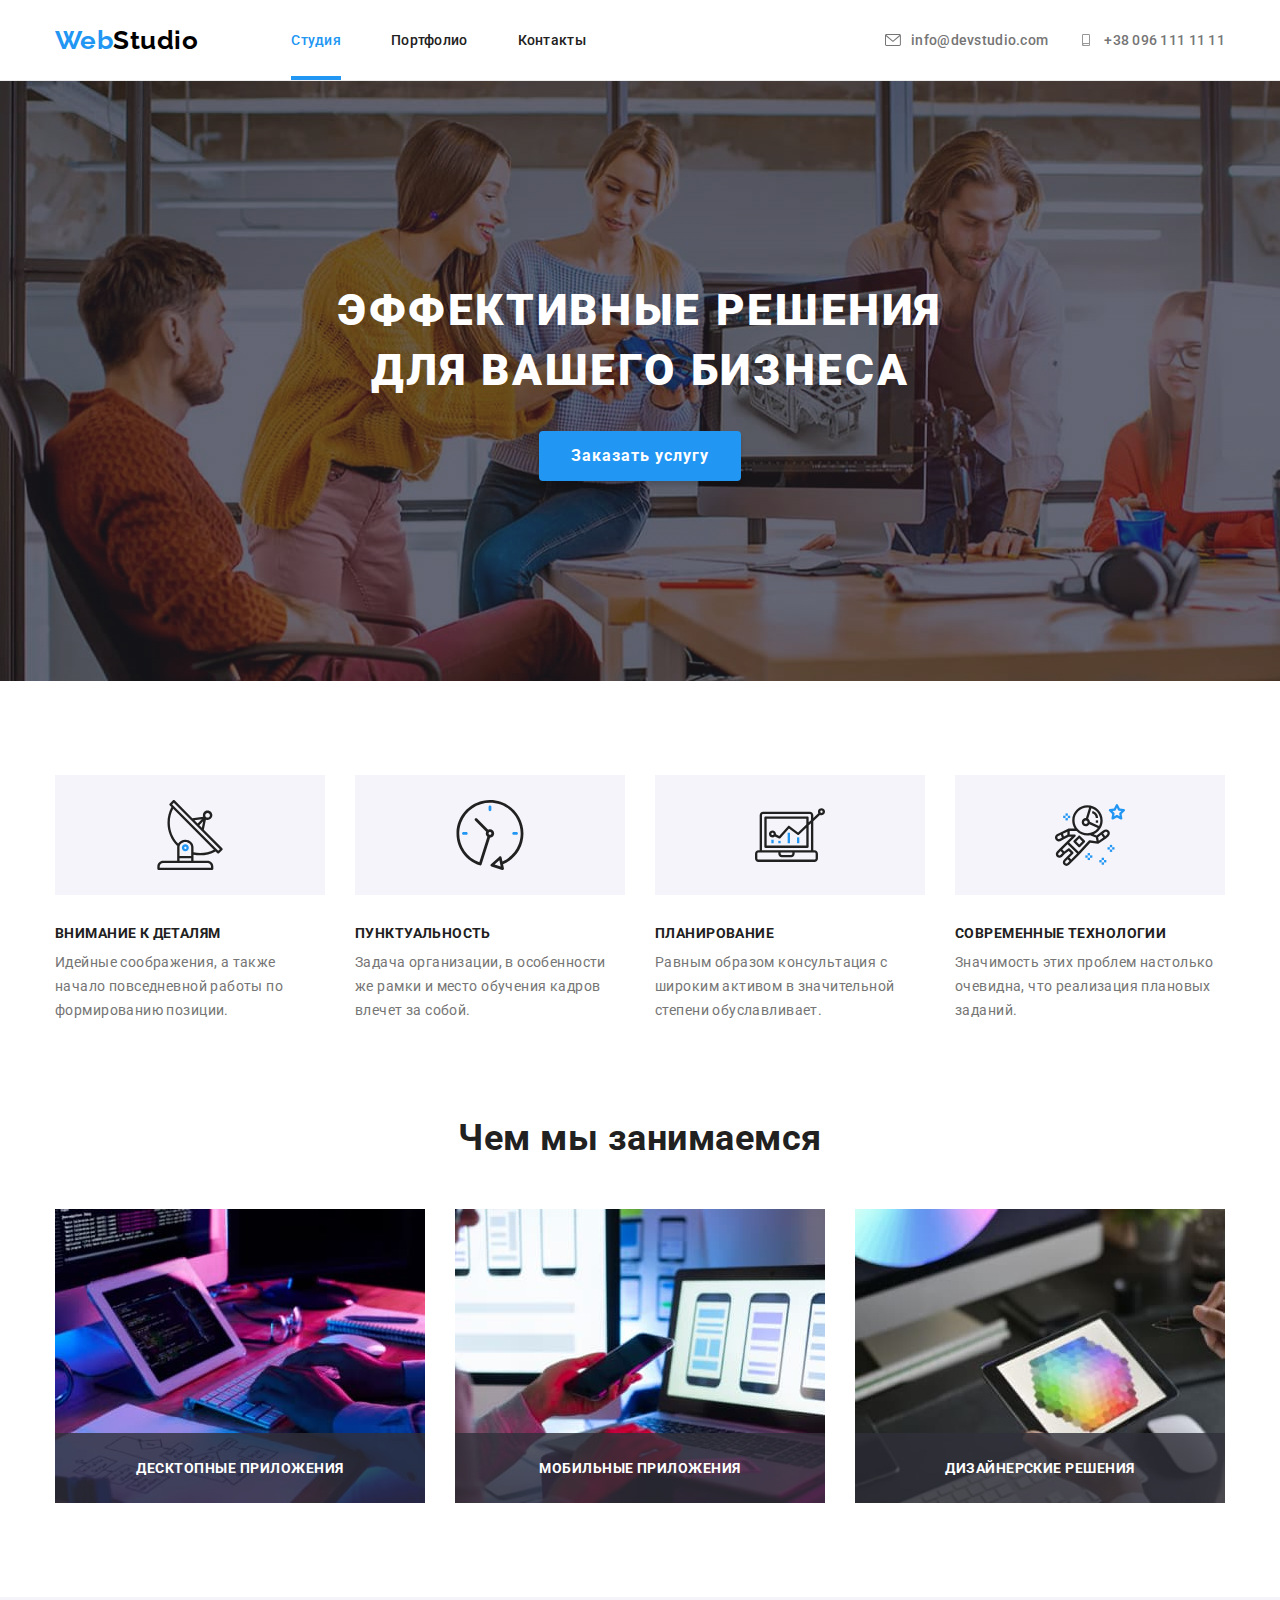
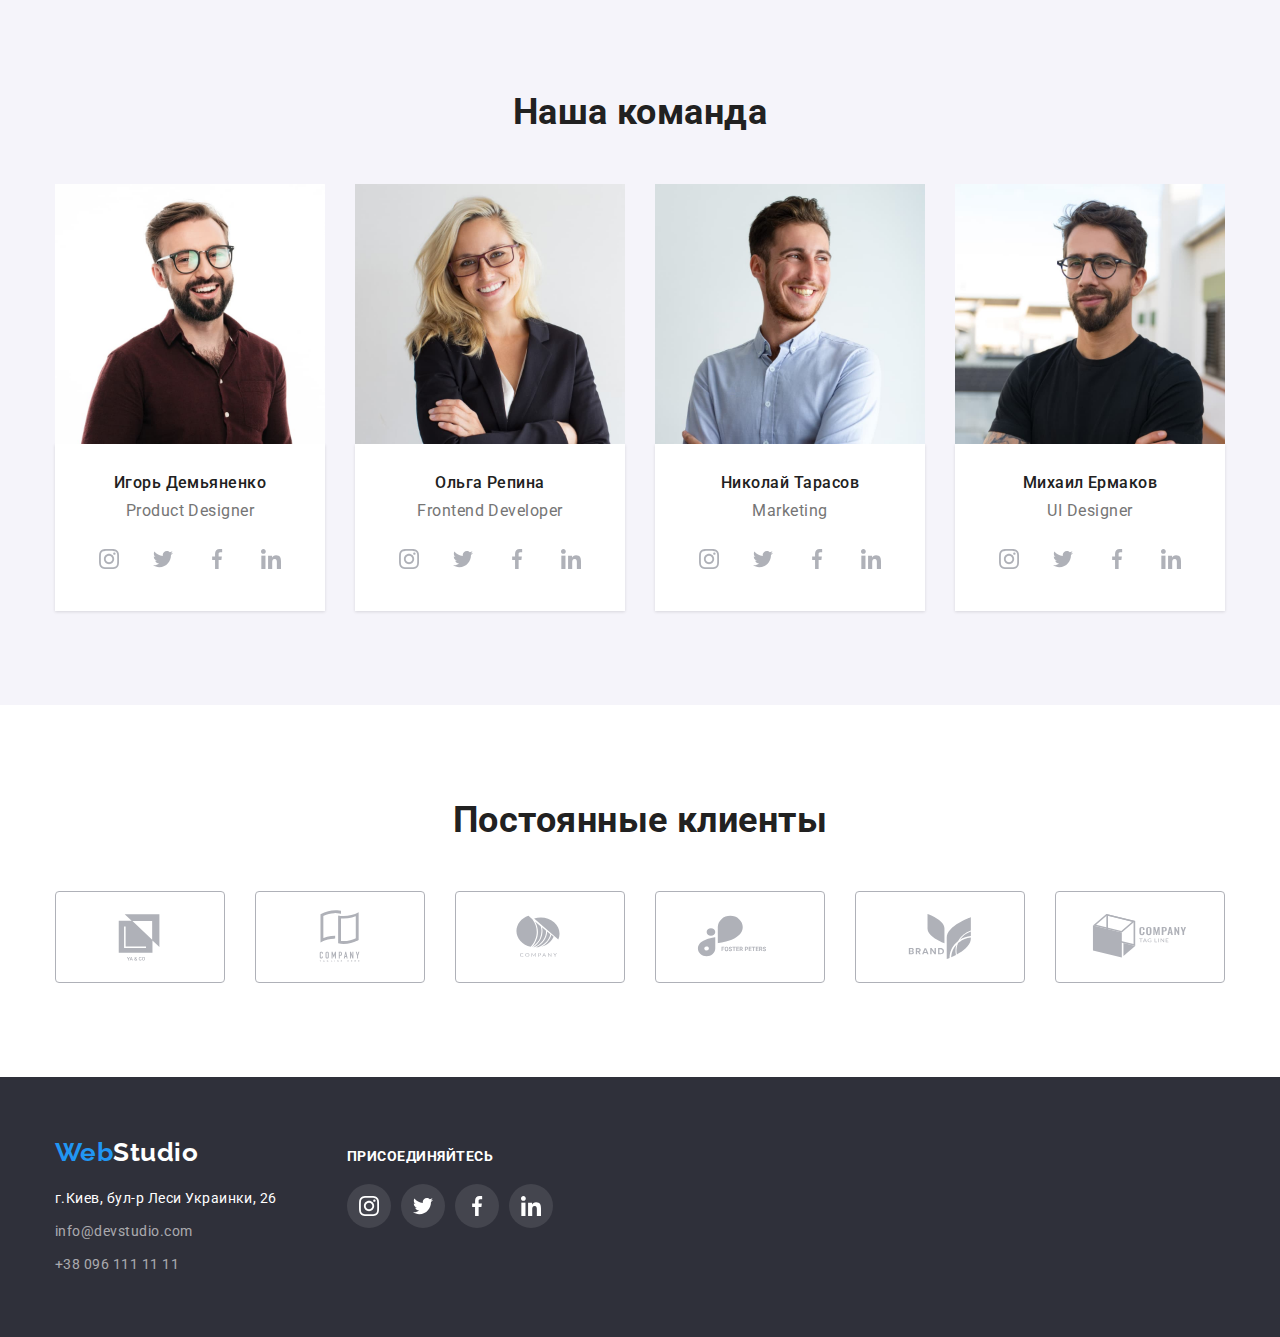
<file: index.html>
<!DOCTYPE html>

<html lang="ru">

<head>
    <meta charset="UTF-8">
    <meta http-equiv="X-UA-Compatible" content="IE=edge">
    <meta name="viewport" content="width=device-width, initial-scale=1.0">
    <title>Студия</title>
    <link rel="preconnect" href="https://fonts.googleapis.com">
    <link rel="preconnect" href="https://fonts.gstatic.com" crossorigin>
    <link href="https://fonts.googleapis.com/css2?family=Raleway:wght@700&family=Roboto:wght@400;500;700;900&display=swap"
        rel="stylesheet">
    <link rel="stylesheet" href="https://cdnjs.cloudflare.com/ajax/libs/modern-normalize/1.1.0/modern-normalize.min.css">
    <link rel="stylesheet" href="./css/styles.css">
</head>

<body>

    <!-- ================= Шапка ================ -->
    <header class="header">
        <div class="header-container container">

            <!-- Навигация -->
            <nav class="nav">
                <a href="./index.html" class="logo link"><span class="accent">Web</span>Studio</a>
                <ul class="site-nav list">
                    <li class="list-item"><a class="link current" href="./index.html">Студия</a></li>
                    <li class="list-item"><a class="link" href="./portfolio.html">Портфолио</a></li>
                    <li class="list-item"><a class="link" href="./contacts.html">Контакты</a></li>
                </ul>
            </nav>

            <!-- Контакты в Шапке -->
            <ul class="header-contact list">
                <li class="list-item">
                    <a href="mailto:info@devstudio.com" class="header-contact-link link" aria-label="email contact">
                        <svg class="contact-link-thumb" width="16" height="12">
                            <use href="./images/icons.svg#icon-envelope"></use>
                        </svg>
                        info@devstudio.com
                    </a>
                </li>

                <li class="list-item">
                    <a href="tel:+380961111111" class="header-contact-link link" aria-label="phone contact">
                        <svg class="contact-link-thumb" width="16" height="12">
                            <use href="./images/icons.svg#icon-smartphone"></use>
                        </svg>
                        +38 096 111 11 11</a>
                </li>           
            </ul>

        </div>
    </header>
    <!-- =============== Конец Шапка ============== -->

    <main>
        <!--================ Герой ===================-->
        <section class="section-hero">
            <div class="container">
                <h1 class="hero-title">Эффективные решения для вашего бизнеса</h1>
                <button type="button" class="modal-btn button" data-modal-open>Заказать услугу</button>
            </div>
        </section>
        <!--============== Конец Герой ==============-->

        <!--============== Преимущества ==============-->
        <section class="section-feature section">
            <div class="container">
                <h2 class="visually-hidden">Преимущества</h2>
                <ul class="feature-list list">
                    <li class="feature-list-item">
                        <div class="feature-thumb">
                            <svg width="70" height="70">
                                <use href="./images/icons.svg#icon-feature1"></use>
                            </svg>
                        </div>
                        <h3 class="feature-title title">Внимание к деталям</h3>
                        <p class="feature-paragraf">Идейные соображения, а также начало повседневной работы по формированию позиции.</p>
                    </li>
                
                    <li class="feature-list-item">
                        <div class="feature-thumb">
                            <svg width="70" height="70">
                                <use href="./images/icons.svg#icon-feature2"></use>
                            </svg>
                        </div>
                        <h3 class="feature-title title">Пунктуальность</h3>
                        <p class="feature-paragraf">Задача организации, в особенности же рамки и место обучения кадров влечет за собой.</p>
                    </li>
                
                    <li class="feature-list-item">
                        <div class="feature-thumb">
                            <svg width="70" height="70">
                                <use href="./images/icons.svg#icon-feature3"></use>
                            </svg>
                        </div>
                        <h3 class="feature-title title">Планирование</h3>
                        <p class="feature-paragraf">Равным образом консультация с широким активом в значительной степени обуславливает.</p>
                    </li>
                
                    <li class="feature-list-item">
                        <div class="feature-thumb">
                            <svg width="70" height="70">
                                <use href="./images/icons.svg#icon-feature4"></use>
                            </svg>
                        </div>
                        <h3 class="feature-title title">Современные технологии</h3>
                        <p class="feature-paragraf">Значимость этих проблем настолько очевидна, что реализация плановых заданий.</p>
                    </li>
                </ul>
            </div>
        </section>
        <!--============ Конец Преимущества ============-->

        <!--=========== Чем мы занимаемся =============-->
        <section class="section-opportunity section">
            <div class="container">
                <h2 class="opportunity-title title">Чем мы занимаемся</h2>
                <ul class="opportunity-list list">
                    <li class="opportunity-list-item">
                        <div class="opportunity-item-wrapper">
                            <h3 class="opportunity-item-overlay title">Десктопные приложения</h3>
                            <img src="./images/box_1.jpg" alt="Десктопные приложения" width="370">
                        </div>
                    </li>

                    <li class="opportunity-list-item">
                        <div class="opportunity-item-wrapper">
                            <h3 class="opportunity-item-overlay title">Мобильные приложения</h3>
                            <img src="./images/box_2.jpg" alt="Мобильные приложения" width="370">
                        </div>
                    </li>

                    <li class="opportunity-list-item">
                        <div class="opportunity-item-wrapper">
                            <h3 class="opportunity-item-overlay title">Дизайнерские решения</h3>
                            <img src="./images/box_3.jpg" alt="Дизайнерские решения" width="370">
                        </div>
                    </li>
                </ul>
            </div>
        </section>
        <!--======== Конец Чем мы занимаемся =========-->

        <!--============ Наша команда ================-->
        <section class="section-team section">
            <div class="container">
                <h2 class="team-title title">Наша команда</h2>
                <ul class="team-list list">

                    <li class="team-card">
                        <img src="./images/team_card_1.jpg" alt="Проектировщик" width="270">
                        <div class="team-card-content">
                            <h3 class="team-persona title">Игорь Демьяненко</h3>
                            <p class="team-profession">Product Designer</p>
                            <ul class="team-social-list list">
                                        
                                <li class="team-social-item">
                                    <a class="team-social-item-link link team-social-item-instagram" href="" aria-label="instagram icon">
                                        <svg class="team-social-icon" width="20" height="20">
                                            <use href="./images/icons.svg#icon-instagram"></use>
                                        </svg>
                                    </a>
                                </li>
                                        
                                <li class="team-social-item">
                                    <a class="team-social-item-link link team-social-item-instagram" href="" aria-label="twitter icon">
                                        <svg class="team-social-icon" width="20" height="20">
                                            <use href="./images/icons.svg#icon-twitter"></use>
                                        </svg>
                                    </a>
                                </li>
                                    
                                <li class="team-social-item">
                                    <a class="team-social-item-link link team-social-item-facebook" href="" aria-label="twitter icon">
                                        <svg class="team-social-icon" width="20" height="20">
                                            <use href="./images/icons.svg#icon-facebook"></use>
                                        </svg>
                                    </a>
                                </li>
                                        
                                <li class="team-social-item">
                                    <a class="team-social-item-link link team-social-item-linkedin" href="" aria-label="twitter icon">
                                        <svg class="team-social-icon" width="20" height="20">
                                            <use href="./images/icons.svg#icon-linkedin"></use>
                                        </svg>
                                    </a>
                                </li>
                            </ul>
                        </div>
                    </li>
                
                    <li class="team-card">
                        <img src="./images/team_card_2.jpg" alt="Разработчик" width="270">
                        <div class="team-card-content">
                            <h3 class="team-persona title">Ольга Репина</h3>
                            <p class="team-profession">Frontend Developer</p>
                            <ul class="team-social-list list">
                                
                                <li class="team-social-item">
                                    <a class="team-social-item-link link team-social-item-instagram" href="" aria-label="instagram icon">
                                        <svg class="team-social-icon" width="20" height="20">
                                            <use href="./images/icons.svg#icon-instagram"></use>
                                        </svg>
                                    </a>
                                </li>
                        
                                <li class="team-social-item">
                                    <a class="team-social-item-link link team-social-item-instagram" href="" aria-label="twitter icon">
                                        <svg class="team-social-icon" width="20" height="20">
                                            <use href="./images/icons.svg#icon-twitter"></use>
                                        </svg>
                                    </a>
                                </li>
                                
                                <li class="team-social-item">
                                    <a class="team-social-item-link link team-social-item-facebook" href="" aria-label="twitter icon">
                                        <svg class="team-social-icon" width="20" height="20">
                                            <use href="./images/icons.svg#icon-facebook"></use>
                                        </svg>
                                    </a>
                                </li>
                        
                                <li class="team-social-item">
                                    <a class="team-social-item-link link team-social-item-linkedin" href="" aria-label="twitter icon">
                                        <svg class="team-social-icon" width="20" height="20">
                                            <use href="./images/icons.svg#icon-linkedin"></use>
                                        </svg>
                                    </a>
                                </li>
                            </ul>
                        </div>
                    </li>
                
                    <li class="team-card">
                        <img src="./images/team_card_3.jpg" alt="Маркетолог" width="270">
                        <div class="team-card-content">
                            <h3 class="team-persona title">Николай Тарасов</h3>
                            <p class="team-profession">Marketing</p>
                            <ul class="team-social-list list">
                        
                                <li class="team-social-item">
                                    <a class="team-social-item-link link team-social-item-instagram" href="" aria-label="instagram icon">
                                        <svg class="team-social-icon" width="20" height="20">
                                            <use href="./images/icons.svg#icon-instagram"></use>
                                        </svg>
                                    </a>
                                </li>
                        
                                <li class="team-social-item">
                                    <a class="team-social-item-link link team-social-item-instagram" href="" aria-label="twitter icon">
                                        <svg class="team-social-icon" width="20" height="20">
                                            <use href="./images/icons.svg#icon-twitter"></use>
                                        </svg>
                                    </a>
                                </li>
                        
                                <li class="team-social-item">
                                    <a class="team-social-item-link link team-social-item-facebook" href="" aria-label="twitter icon">
                                        <svg class="team-social-icon" width="20" height="20">
                                            <use href="./images/icons.svg#icon-facebook"></use>
                                        </svg>
                                    </a>
                                </li>
                        
                                <li class="team-social-item">
                                    <a class="team-social-item-link link team-social-item-linkedin" href="" aria-label="twitter icon">
                                        <svg class="team-social-icon" width="20" height="20">
                                            <use href="./images/icons.svg#icon-linkedin"></use>
                                        </svg>
                                    </a>
                                </li>
                            </ul>
                        </div>
                    </li>
                
                    <li class="team-card">
                        <img src="./images/team_card_4.jpg" alt="Дизайнер" width="270">
                        <div class="team-card-content">
                            <h3 class="team-persona title">Михаил Ермаков</h3>
                            <p class="team-profession">UI Designer</p>
                            <ul class="team-social-list list">
                        
                                <li class="team-social-item">
                                    <a class="team-social-item-link link team-social-item-instagram" href="" aria-label="instagram icon">
                                        <svg class="team-social-icon" width="20" height="20">
                                            <use href="./images/icons.svg#icon-instagram"></use>
                                        </svg>
                                    </a>
                                </li>
                        
                                <li class="team-social-item">
                                    <a class="team-social-item-link link team-social-item-instagram" href="" aria-label="twitter icon">
                                        <svg class="team-social-icon" width="20" height="20">
                                            <use href="./images/icons.svg#icon-twitter"></use>
                                        </svg>
                                    </a>
                                </li>
                        
                                <li class="team-social-item">
                                    <a class="team-social-item-link link team-social-item-facebook" href="" aria-label="twitter icon">
                                        <svg class="team-social-icon" width="20" height="20">
                                            <use href="./images/icons.svg#icon-facebook"></use>
                                        </svg>
                                    </a>
                                </li>
                        
                                <li class="team-social-item">
                                    <a class="team-social-item-link link team-social-item-linkedin" href="" aria-label="twitter icon">
                                        <svg class="team-social-icon" width="20" height="20">
                                            <use href="./images/icons.svg#icon-linkedin"></use>
                                        </svg>
                                    </a>
                                </li>
                            </ul>
                        </div>
                    </li>
                </ul>
            </div>
        </section>
        <!--========== Конец Наша команда =============-->

        <!--========== Постоянные клиенты =============-->
        <section class="section-client section">
            <div class="container">
                <h2 class="client-title title">Постоянные клиенты</h2>
                <ul class="client-list list">
                    <li class="client-list-item">
                        <a class="client-item-link link"  href="">
                            <svg class="client-item-icon" width="106" height="60">
                                <use href="./images/icons.svg#icon-company1"></use>
                            </svg>
                        </a> 
                    </li>

                    <li class="client-list-item">
                        <a class="client-item-link link"  href="">
                            <svg class="client-item-icon" width="106" height="60">
                                <use href="./images/icons.svg#icon-company2"></use>
                            </svg>
                        </a> 
                    </li>

                    <li class="client-list-item">
                        <a class="client-item-link link"  href="">
                            <svg class="client-item-icon" width="106" height="60">
                                <use href="./images/icons.svg#icon-company3"></use>
                            </svg>
                        </a> 
                    </li>

                    <li class="client-list-item">
                        <a class="client-item-link link"  href="">
                            <svg class="client-item-icon" width="106" height="60">
                                <use href="./images/icons.svg#icon-company4"></use>
                            </svg>
                        </a> 
                    </li>
                    
                    <li class="client-list-item">
                        <a class="client-item-link link"  href="">
                            <svg class="client-item-icon" width="106" height="60">
                                <use href="./images/icons.svg#icon-company5"></use>
                            </svg>
                        </a> 
                    </li>

                    <li class="client-list-item">
                        <a class="client-item-link link"  href="">
                            <svg class="client-item-icon" width="106" height="60">
                                <use href="./images/icons.svg#icon-company6"></use>
                            </svg>
                        </a> 
                    </li>
                </ul>
            </div>
        </section>
        <!--======= Конец Постоянные клиенты ==========-->

    </main>

    <!--=================== Подвал ====================-->
    <footer class="footer">
        <div class="footer-container container">
            <!-- =============== Адрес ============== -->
            <div class="address">
                <a href="./index.html" class="logo link"><span class="accent">Web</span>Studio</a>
                <address class="footer-contact">
                    <ul class="list">
                        <li class="list-item">
                            <a class="link" href="https://goo.gl/maps/2K6fqJcFHeFauVWUA" target="_blank"
                                rel="noopener noreferrer">г.Киев, бул-р Леси Украинки, 26</a>
                        </li>

                        <li class="list-item">
                            <a class="link link-dark" href="mailto:info@devstudio.com">info@devstudio.com</a>
                        </li>

                        <li class="list-item">
                            <a class="link link-dark" href="tel:+380961111111">+38 096 111 11 11</a>
                        </li>
                    </ul>
                </address>
            </div>
            <!-- ============ Конец Адрес ============ -->

            <!-- ============== Соц.сети ============= -->
            <div class="footer-social">
                <p class="footer-social-paragraf">Присоединяйтесь</p>
                <ul class="footer-social-list list">

                    <li class="footer-social-item">
                        <a class="footer-social-link link" href="" aria-label="instagram icon">
                            <svg class="footer-social-icon" width="20" height="20">
                                <use href="./images/icons.svg#icon-instagram"></use>
                            </svg>
                        </a>
                    </li>

                    <li class="footer-social-item">
                        <a class="footer-social-link link" href="" aria-label="twitter icon">
                            <svg class="footer-social-icon" width="20" height="20">
                                <use href="./images/icons.svg#icon-twitter"></use>
                            </svg>
                        </a>
                    </li>

                    <li class="footer-social-item">
                        <a class="footer-social-link link" href="" aria-label="facebook icon">
                            <svg class="footer-social-icon" width="20" height="20">
                                <use href="./images/icons.svg#icon-facebook"></use>
                            </svg>
                        </a>
                    </li>

                    <li class="footer-social-item">
                        <a class="footer-social-link link" href="" aria-label="linkedin icon">
                            <svg class="footer-social-icon" width="20" height="20">
                                <use href="./images/icons.svg#icon-linkedin"></use>
                            </svg>
                        </a>
                    </li>
                </ul>

            </div>
            <!-- =========== Конец Соц.сети ========== -->
        </div>
    </footer>
    <!--================= Конец Подвал ================-->

    <!-- =============== Модальное окно ============== -->
    <div class="backdrop is-hidden" data-modal>
        <div class="modal">
            <button class="close-btn" type="button" data-modal-close>
                <svg class="close-btn-icon" width="18" height="18">
                    <use href="./images/icons.svg#icon-close"></use>
                </svg>
            </button>
        </div>
    </div>
    <!-- ============ Конец Модальное окно ============-->

    <!-- ========== Скрипт для модального окна ========-->
    <script src="./js/modal.js"></script>

</body>
</html>
</file>
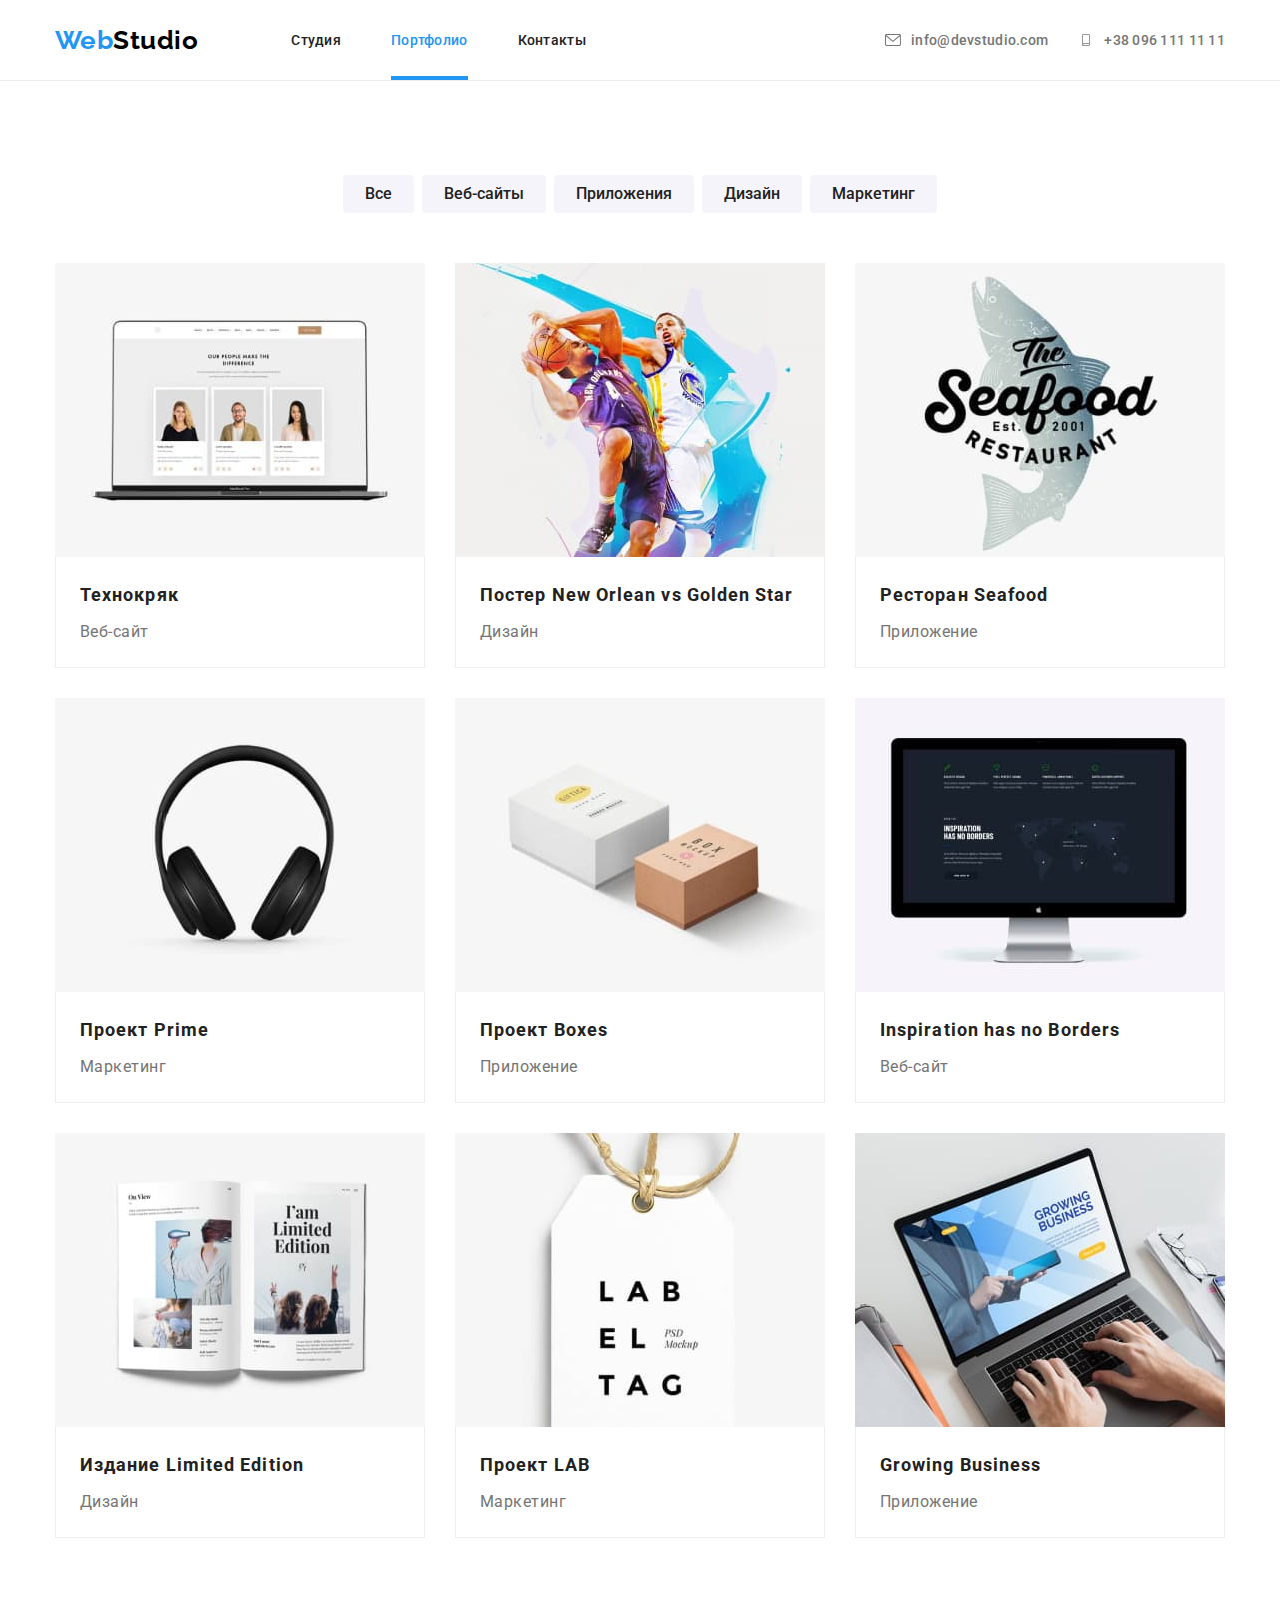
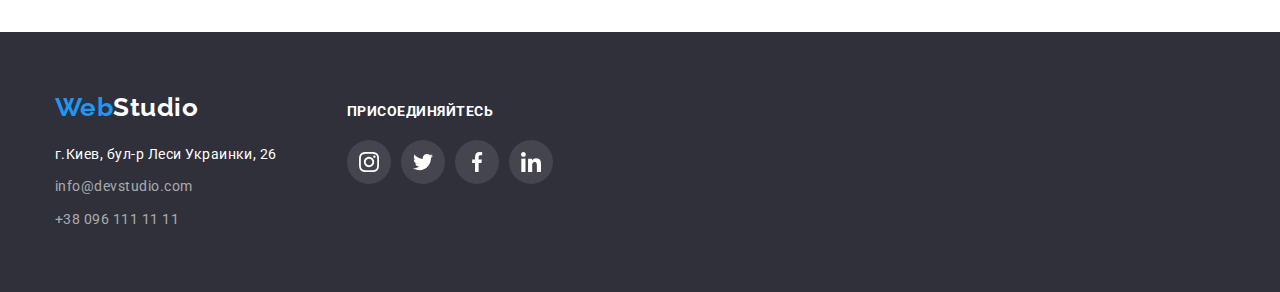
<file: portfolio.html>
<!DOCTYPE html>

<html lang="ru">

<head>
    <meta charset="UTF-8">
    <meta http-equiv="X-UA-Compatible" content="IE=edge">
    <meta name="viewport" content="width=device-width, initial-scale=1.0">
    <title>Портфолио</title>
    <link rel="preconnect" href="https://fonts.googleapis.com">
    <link rel="preconnect" href="https://fonts.gstatic.com" crossorigin>
    <link href="https://fonts.googleapis.com/css2?family=Raleway:wght@700&family=Roboto:wght@400;500;700;900&display=swap"
        rel="stylesheet">
    <link rel="stylesheet" href="https://cdnjs.cloudflare.com/ajax/libs/modern-normalize/1.1.0/modern-normalize.min.css">
    <link rel="stylesheet" href="./css/styles.css">
</head>

<body>

    <!-- ================= Шапка ================ -->
    <header class="header">
        <div class="container header-container">
    
            <!-- Навигация -->
            <nav class="nav">
                <a href="./index.html" class="logo link"><span class="accent">Web</span>Studio</a>
                <ul class="site-nav list">
                    <li class="list-item"><a class="link" href="./index.html">Студия</a></li>
                    <li class="list-item"><a class="link current" href="./portfolio.html">Портфолио</a></li>
                    <li class="list-item"><a class="link" href="./contacts.html">Контакты</a></li>
                </ul>
            </nav>
    
            <!-- Контакты в Шапке -->
            <ul class="header-contact list">
                <li class="list-item">
                    <a href="mailto:info@devstudio.com" class="header-contact-link link">
                        <svg class="contact-link-thumb" width="16" height="12">
                            <use href="./images/icons.svg#icon-envelope"></use>
                        </svg>
                        info@devstudio.com
                    </a>
                </li>
    
                <li class="list-item">
                    <a href="tel:+380961111111" class="header-contact-link link">
                        <svg class="contact-link-thumb" width="16" height="12">
                            <use href="./images/icons.svg#icon-smartphone"></use>
                        </svg>
                        +38 096 111 11 11</a>
                </li>
            </ul>
    
        </div>
    </header>

    <!-- =============== Конец Шапка ============== -->

    <main>
        <!--============= Портфолио ================-->
        <section class="section-portfolio section">
            <div class="container">
                <!-- Скрытый заголовок -->
                <h1 class="visually-hidden">Портфолио</h1>
                
                <!-- Кнопки фильтра -->
                <ul class="filter-list list">
                    <li class="filter-list-item"> <button type="button" class="portfolio-filter-button button">Все</button> </li>
                    <li class="filter-list-item"> <button type="button" class="portfolio-filter-button button">Веб-сайты</button> </li>
                    <li class="filter-list-item"> <button type="button" class="portfolio-filter-button button">Приложения</button> </li>
                    <li class="filter-list-item"> <button type="button" class="portfolio-filter-button button">Дизайн</button> </li>
                    <li class="filter-list-item"> <button type="button" class="portfolio-filter-button button">Маркетинг</button> </li>
                </ul>
                <!-- Конец Кнопки фильтра -->
                
                <!-- Карточки Проектов-->
                <ul class="project-list list">
                    <li class="project-card">
                        <a href="#" class="project-card-link link">
                            <div class="project-card-wrapper">
                                <img class="project-card-image" src="./images/project_1.jpg" alt="Технокряк" width="370">
                                <p class="project-card-overlay">Технокряк это современная площадка распространения коронавируса. Компании используют эту платформу для цифрового
                                шпионажа и атак на защищённые сервера конкурентов</p>
                            </div>
                            <div class="project-card-content">
                                <h2 class="project-card-title title">Технокряк</h2>
                                <p class="project-card-text">Веб-сайт</p>
                            </div>
                        </a>
                    </li>
                
                    <li class="project-card">
                        <a href="#" class="project-card-link link">
                            <img src="./images/project_2.jpg" alt="Постер New Orlean vs Golden Star" width="370">
                            <div class="project-card-content">
                                <h2 class="project-card-title title">Постер New Orlean vs Golden Star</h2>
                                <p class="project-card-text">Дизайн</p>
                            </div>
                        </a>
                
                    </li>
                
                    <li class="project-card">
                        <a href="#" class="project-card-link link">
                            <img src="./images/project_3.jpg" alt="Ресторан Seafood" width="370">
                            <div class="project-card-content">
                                <h2 class="project-card-title title">Ресторан Seafood</h2>
                                <p class="project-card-text">Приложение</p>
                            </div>
                        </a>
                    </li>
                
                    <li class="project-card">
                        <a href="#" class="project-card-link link">
                            <img src="./images/project_4.jpg" alt="Проект Prime" width="370">
                            <div class="project-card-content">
                                <h2 class="project-card-title title">Проект Prime</h2>
                                <p class="project-card-text">Маркетинг</p>
                            </div>
                        </a>
                    </li>
                
                    <li class="project-card">
                        <a href="#" class="project-card-link link">
                            <img src="./images/project_5.jpg" alt="Проект Boxes" width="370">
                            <div class="project-card-content">
                                <h2 class="project-card-title title">Проект Boxes</h2>
                                <p class="project-card-text">Приложение</p>
                            </div>
                        </a>
                    </li>
                
                    <li class="project-card">
                        <a href="#" class="project-card-link link">
                            <img src="./images/project_6.jpg" alt="Inspiration has no Borders" width="370">
                            <div class="project-card-content">
                                <h2 class="project-card-title title">Inspiration has no Borders</h2>
                                <p class="project-card-text">Веб-сайт</p>
                            </div>
                        </a>
                    </li>
                
                    <li class="project-card">
                        <a href="#" class="project-card-link link">
                            <img src="./images/project_7.jpg" alt="Издание Limited Edition" width="370">
                            <div class="project-card-content">
                                <h2 class="project-card-title title">Издание Limited Edition</h2>
                                <p class="project-card-text">Дизайн</p>
                            </div>
                        </a>
                    </li>
                
                    <li class="project-card">
                        <a href="#" class="project-card-link link">
                            <img src="./images/project_8.jpg" alt="Проект LAB" width="370">
                            <div class="project-card-content">
                                <h2 class="project-card-title title">Проект LAB</h2>
                                <p class="project-card-text">Маркетинг</p>
                            </div>
                        </a>
                    </li>
                
                    <li class="project-card">
                        <a href="#" class="project-card-link link">
                            <img src="./images/project_9.jpg" alt="Growing Business" width="370">
                            <div class="project-card-content">
                                <h2 class="project-card-title title">Growing Business</h2>
                                <p class="project-card-text">Приложение</p>
                            </div>
                        </a>
                    </li>
                </ul>
                <!-- Конец Карточки Проектов-->
            </div>
                <!--=========== Конец Портфолио ==============-->
        </section>
    </main>
    
    <!--=================== Подвал ====================-->
    <footer class="footer">
        <div class="footer-container container">
            <!-- =============== Адрес ============== -->
            <div class="address">
                <a href="./index.html" class="logo link"><span class="accent">Web</span>Studio</a>
                <address class="footer-contact">
                    <ul class="list">
                        <li class="list-item">
                            <a class="link" href="https://goo.gl/maps/2K6fqJcFHeFauVWUA" target="_blank"
                                rel="noopener noreferrer">г.Киев, бул-р Леси Украинки, 26</a>
                        </li>
    
                        <li class="list-item">
                            <a class="link link-dark" href="mailto:info@devstudio.com">info@devstudio.com</a>
                        </li>
    
                        <li class="list-item">
                            <a class="link link-dark" href="tel:+380961111111">+38 096 111 11 11</a>
                        </li>
                    </ul>
                </address>
            </div>
            <!-- ============ Конец Адрес ============ -->
    
            <!-- ============== Соц.сети ============= -->
            <div class="footer-social">
                <p class="footer-social-paragraf">Присоединяйтесь</p>
                <ul class="footer-social-list list">
    
                    <li class="footer-social-item">
                        <a class="footer-social-link link" href="" aria-label="instagram icon">
                            <svg class="footer-social-icon" width="20" height="20">
                                <use href="./images/icons.svg#icon-instagram"></use>
                            </svg>
                        </a>
                    </li>
    
                    <li class="footer-social-item">
                        <a class="footer-social-link link" href="" aria-label="twitter icon">
                            <svg class="footer-social-icon" width="20" height="20">
                                <use href="./images/icons.svg#icon-twitter"></use>
                            </svg>
                        </a>
                    </li>
    
                    <li class="footer-social-item">
                        <a class="footer-social-link link" href="" aria-label="facebook icon">
                            <svg class="footer-social-icon" width="20" height="20">
                                <use href="./images/icons.svg#icon-facebook"></use>
                            </svg>
                        </a>
                    </li>
    
                    <li class="footer-social-item">
                        <a class="footer-social-link link" href="" aria-label="linkedin icon">
                            <svg class="footer-social-icon" width="20" height="20">
                                <use href="./images/icons.svg#icon-linkedin"></use>
                            </svg>
                        </a>
                    </li>
                </ul>
    
            </div>
            <!-- =========== Конец Соц.сети ========== -->
        </div>
    </footer>
    <!--================= Конец Подвал ================-->
    
</body>
</html>
</file>
<file: css/styles.css>
:root {
  /* Палитра цветов */
  /* цвет текст*/
  --primary-text-color: #757575;
  --alt-text-color: #212121;
  --hero-text-color: #ffffff;

  /* цвет лого */
  --logo-header-color: #000000;
  --logo-footer-color: #ffffff;

  /* цвет акцент */
  --accent-color: #2196f3;
  --accent-color-hover-hero-button: #188ce8;

  /* цвет кнопка */
  --active-button-text-color: #ffffff;
  --passive-button-bg-color: #f5f4fa;

  /* цвет фон */
  --primary-bg-color: #ffffff;
  --hero-bg-color: #2f303a;
  --team-bg-color: #f5f4fa;
  --feature-icon-bg-color: #f5f4fa;
  --footer-bg-color: #2f303a;

  /* цвет рамка */
  --header-border-color: #ececec;
  --portfolio-card-border-color: #eeeeee;

  /* цвет элемента "клиенты" */
  --client-color: #afb1b8;

  /* Расстояние между элементами в сетке */
  --gap: 30px;
}

body {
  background-color: var(--primary-bg-color);
  color: var(--primary-text-color);

  font-family: "Roboto", sans-serif;

  letter-spacing: 0.03em;
}

/* html {
  box-sizing: border-box;
}

*,
*::before,
*::after {
  box-sizing: inherit;
} */

/* ========== Сброс от Преподавателя ======== */
h1,
h2,
h3,
h4,
h5,
h6,
p {
  margin-top: 0;
  margin-bottom: 0;
}

ul,
ol {
  margin-top: 0;
  margin-bottom: 0;
  padding-left: 0;
}

img {
  display: block;
  max-width: 100%;
}

.list {
  list-style: none;
}

.link {
  text-decoration: none;
}
/* ======== Конец Сброс от Преподавателя ====== */

.button {
  cursor: pointer;
  border-radius: 4px;
  border-width: 0;
  text-align: center;
}

.title {
  font-weight: 700;
  font-size: 36px;
  line-height: 1.17;

  color: var(--alt-text-color);
}

/* ================== Visually Hidden ================ */
.visually-hidden {
  position: absolute;
  width: 1px;
  height: 1px;
  margin: -1px;
  border: 0;
  padding: 0;

  white-space: nowrap;
  clip-path: inset(100%);
  clip: rect(0 0 0 0);
  overflow: hidden;
}
/* =============== End of Visually Hidden ============= */

.container {
  width: 1200px;
  padding-left: 15px;
  padding-right: 15px;
  margin: 0 auto;
  /* outline: 2px solid tomato; */
}

.section {
  padding-top: 94px;
  padding-bottom: 94px;
  /* outline: 2px solid yellowgreen; */
}

/* ================= Header ================ */
/* рисуем нижнюю границу Header */
.header {
  border-bottom: 1px solid var(--header-border-color);
}
/* выстраиваем в ряд "Nav" навигацию (лого+нав) и "Header-contact" контакты в шапке */
.header-container {
  display: flex;
  align-items: center;
}
/* выстраиваем в ряд "Logo" лого и "Site-nav" меню навигации */
.nav {
  display: flex;
  align-items: center;
}
/* выстраиваем в ряд элементы "Site-nav" меню навигации: "Студия", "Портфолио" и "Контакты" */
.site-nav {
  display: flex;
  align-items: center;
}
/* отодвигаем от "Logo" лого вправо "Site-nav" меню навигации */
.logo {
  margin-right: 93px;
}
/* раздвигаем элементы "Site-nav" меню навигации */
.site-nav .list-item:not(:last-child) {
  margin-right: 50px;
}
/* выстраиваем в ряд элементы "Header-contact" контакты email и phone*/
.header-contact {
  display: flex;
  /* align-items: center; */
}
/* отодвигаем контакты "Header-contact" впрово */
.header-contact {
  margin-left: auto;
}
/* раздвигаем элементы контакты "Header-contact" */
.header-contact .list-item:not(:last-child) {
  margin-right: 30px;
}

/* Logo Header*/
.logo {
  color: var(--logo-header-color);

  font-family: Raleway;
  font-weight: 700;
  font-size: 26px;
  line-height: 1.17;
}
.logo .accent {
  color: var(--accent-color);
}

/* Header Navigation */
.site-nav .link {
  color: var(--alt-text-color);

  font-weight: 500;
  font-size: 14px;
  line-height: 1.17;
  letter-spacing: 0.02em;

  display: block;

  padding-top: 32px;
  padding-bottom: 32px;
  position: relative;
  transition: 250ms cubic-bezier(0.4, 0, 0.2, 1);
}

.site-nav .link:hover,
.site-nav .link:focus {
  color: var(--accent-color);
}
/* Текущая страница в панели навигации выделена цветом */
.site-nav .link.current {
  color: var(--accent-color);
}

.site-nav .link.current::after {
  content: "";
  display: block;
  width: 100%;
  position: absolute;
  bottom: 0;
  height: 4px;
  margin-top: 27px;
  background-color: var(--accent-color);
}

/* Header Contacts */
.header-contact-link {
  color: var(--primary-text-color);

  font-weight: 500;
  font-size: 14px;
  line-height: 1.17;
  letter-spacing: 0.02em;

  /* Расставляем в ряд иконки с текстом внутри блоков "header-contact" */
  display: flex;
  align-items: center;

  transition: 250ms cubic-bezier(0.4, 0, 0.2, 1);
}

.header-contact-link:hover,
.header-contact-link:focus {
  color: var(--accent-color);
}

/* отступ иконки от текста внутри блоков "header-contact" и 
   красим иконку в цвет текста*/
.contact-link-thumb {
  margin-right: 10px;
  fill: currentColor;
}

/* ================ Section Hero =============== */
.section-hero {
  background-color: var(--hero-bg-color);
  padding: 200px 0;
  text-align: center;

  max-width: 1600px;
  margin-left: auto;
  margin-right: auto;
  background-image: linear-gradient(
      to right,
      rgba(47, 48, 58, 0.4),
      rgba(47, 48, 58, 0.4)
    ),
    url(../images/hero.jpg);
  /* background-repeat: no-repeat;
  background-position: center; */
  background-size: cover;
}

.hero-title {
  color: var(--hero-text-color);
  font-weight: 900;
  font-size: 44px;
  line-height: 1.36;
  letter-spacing: 0.06em;

  text-transform: uppercase;

  max-width: 696px;
  margin: 0 auto 30px;
}

/* Hero Button */
.section-hero .button {
  background-color: var(--accent-color);
  color: var(--active-button-text-color);

  font-weight: 700;
  font-size: 16px;
  line-height: 1.88;
  letter-spacing: 0.06em;

  /* геометрия кнопки HERO */
  padding: 10px 32px; /* защита от прижимания к границам при переполнении */

  box-shadow: 0px 4px 4px rgba(0, 0, 0, 0.15);

  transition: 250ms cubic-bezier(0.4, 0, 0.2, 1);
}

.section-hero .button:hover,
.section-hero .button:focus {
  background-color: var(--accent-color-hover-hero-button);
}

/* ================ Section Преимущества ================ */
/* Убираю верхний падинг, который отсутствует только в этой секции */
.section-feature {
  padding-bottom: 0;
}
/* Карточка Преимущества */
.feature-title {
  font-size: 14px;
  line-height: 1.17;
  letter-spacing: 0.03em;
  text-transform: uppercase;
  margin-bottom: 10px;
}
.feature-paragraf {
  font-size: 14px;
  line-height: 1.71;
  letter-spacing: 0.03em;
}
/* Расставляем Feature карточки по сетке и задаем ширину */
.feature-list {
  display: flex;
  flex-wrap: wrap;
  margin-left: calc(-1 * var(--gap));
  margin-top: calc(-1 * var(--gap));
}

.feature-list-item {
  margin-left: var(--gap);
  margin-top: var(--gap);
  flex-basis: calc(100% / 4 - var(--gap));
  /* outline: 2px solid purple; */
}

/* .feature-list-item:not(:last-child) {
  margin-right: 30px;
} */

/* .feature-list-item::before {
  content: "";
  display: block;
  width: 270px;
  height: 120px;
  margin-bottom: var(--gap);
  background-color: var(--feature-icon-bg-color);
  background-repeat: no-repeat;
  background-size: contain;
  background-position: center;
  background-size: auto;
}

.feature-list-item:nth-child(1)::before {
  background-image: url("../images/feature1.svg");
}

.feature-list-item:nth-child(2)::before {
  background-image: url("../images/feature2.svg");
}

.feature-list-item:nth-child(3)::before {
  background-image: url("../images/feature3.svg");
}

.feature-list-item:nth-child(4)::before {
  background-image: url("../images/feature4.svg");
} */

.feature-thumb {
  margin-bottom: var(--gap);
  background-color: var(--feature-icon-bg-color);
  height: 120px;
  /* выравниваем иконку по центру */
  display: flex;
  justify-content: center;
  align-items: center;
  /* padding: 25px 100px; */
}

/* ================= Section Opportunity ================ */
.opportunity-title {
  margin-bottom: 50px;
  text-align: center;
}
/* Расставляяем Opportunity карточки по сетке и задаем размер */
.opportunity-list {
  display: flex;
  flex-wrap: wrap;
  margin-left: calc(-1 * var(--gap));
  margin-top: calc(-1 * var(--gap));
}

.opportunity-list-item {
  margin-left: var(--gap);
  margin-top: var(--gap);
  flex-basis: calc(100% / 3 - var(--gap));
}
/* .section-opportunity .list-item:not(:last-child) {
  margin-right: 30px;
} */

/* Overlay на карточки Opportunity */
.opportunity-item-overlay {
  font-size: 14px;
  /* font-weight: 700; */
  line-height: 1.17;
  color: var(--hero-text-color);
  background-color: rgba(47, 48, 58, 0.8);

  text-transform: uppercase;

  display: flex;
  justify-content: center;
  align-items: center;

  position: absolute;
  bottom: 0;
  left: 0;
  width: 100%;
  height: 70px;
  overflow: auto;
}

.opportunity-item-wrapper {
  position: relative;
}

/* ===================== Section Команда ==================== */
.section-team {
  background-color: var(--team-bg-color);
  /* padding-top: 94px;
  padding-bottom: 94px; */
}

.team-title {
  margin-bottom: 50px;
  text-align: center;
}
/* Карточка Команда */
/* делаем тень на каждую карточку Team */
.team-card-content {
  padding: 30px 32px;
  box-shadow: 0px 2px 1px 0px #00000033;
  box-shadow: 0px 1px 1px 0px #00000024;
  box-shadow: 0px 1px 3px 0px #0000001f;
}

.team-persona {
  font-weight: 500;
  font-size: 16px;
  line-height: 1.17;
  text-align: center;
  margin-bottom: 10px;
}

.team-profession {
  /* font-weight: 400; */
  font-size: 16px;
  line-height: 1.17;
  text-align: center;
  margin-bottom: 16px;
}
/* Расставляяем Team карточки по сетке и задаем размер */
.team-list {
  display: flex;
  flex-wrap: wrap;
  margin-left: calc(-1 * var(--gap));
  margin-top: calc(-1 * var(--gap));
}

.team-card {
  background-color: var(--primary-bg-color);
  margin-left: var(--gap);
  margin-top: var(--gap);
  flex-basis: calc(100% / 4 - var(--gap));
}

/* .section-team .list-item:not(:last-child) {
  margin-right: 30px;
} */

/* Team Social Links */
.team-social-list {
  display: flex;
  justify-content: space-between;
  width: 206px;
}

.team-social-icon {
  fill: #afb1b8;
}

.team-social-item-link {
  display: flex;
  justify-content: center;
  align-items: center;
  width: 44px;
  height: 44px;
  border-radius: 50%;

  transition: 250ms cubic-bezier(0.4, 0, 0.2, 1);

  /* background-color: rgba(255, 255, 255, 0.1); */
}

.team-social-item-link:hover,
.team-social-item-link:focus {
  background-color: var(--accent-color);
}

.team-social-item-link:hover > .team-social-icon,
.team-social-item-link:focus > .team-social-icon {
  fill: var(--active-button-text-color);
}

/* ================== Section Клиенты =============== */
.client-title {
  margin-bottom: 50px;
  text-align: center;
}

.client-list {
  display: flex;
  flex-wrap: wrap;
  justify-content: center;
  align-items: center;

  margin-left: calc(-1 * var(--gap));
  margin-top: calc(-1 * var(--gap));
}

.client-list-item {
  margin-left: var(--gap);
  margin-top: var(--gap);
  flex-basis: calc(100% / 6 - var(--gap));
}

.client-item-link {
  display: flex;
  justify-content: center;
  align-items: center;
  width: 170px;
  height: 92px;
  border: 1px solid var(--client-color);
  border-radius: 4px;
}

.client-item-link {
  fill: var(--client-color);

  transition: 250ms cubic-bezier(0.4, 0, 0.2, 1);
}

.client-item-link:hover,
.client-item-link:focus {
  border: 1px solid var(--accent-color);
  fill: var(--accent-color);
}
/* !!!!!!!!!!!!!!!!!!!!!!!!!!!!!!!!!!!!!!!!!!!!!!!!!!!!!!!!!!!!!!!!! */
/* уточнить размеры */
/* .client-item-icon { */
/* width: 85px;
  height: 45px; */
/* } */

/* ===================== Footer ======================*/
.footer {
  background-color: var(--footer-bg-color);
  padding-top: 60px;
  padding-bottom: 60px;
  /* margin-right: 0; */
}

.footer-container {
  display: flex;
  align-items: baseline;
}

.footer-contact {
  margin-top: 20px;
}

/* Logo Footer*/
.footer .logo {
  color: var(--logo-footer-color);
  margin-right: 0;
}

/* Footer Contacts */
.footer-contact .link {
  color: var(--hero-text-color);
  font-style: normal;
  /* font-weight: 400; */
  font-size: 14px;
  line-height: 1.71;

  transition: 250ms cubic-bezier(0.4, 0, 0.2, 1);
}

.footer-contact .link-dark {
  color: rgba(255, 255, 255, 0.6);
}

.footer-contact .link:hover,
.footer-contact .link:focus {
  color: var(--accent-color);
}

.footer-contact .list-item:not(:last-child) {
  margin-bottom: 9px;
}

/* Footer Social Links */
.footer-social {
  margin-left: 70px;
}

.footer-social-paragraf {
  font-size: 14px;
  font-weight: 700;
  line-height: 1.17;
  color: var(--hero-text-color);
  text-transform: uppercase;
  margin-bottom: 20px;
}

.footer-social-list {
  display: flex;
  /* justify-content: space-between;
  width: 206px; */
}

.footer-social-item:not(:last-child) {
  margin-right: 10px;
}

.footer-social-link {
  display: flex;
  justify-content: center;
  align-items: center;
  width: 44px;
  height: 44px;
  border-radius: 50%;
  background-color: rgba(255, 255, 255, 0.1);

  transition: 250ms cubic-bezier(0.4, 0, 0.2, 1);
}

.footer-social-icon {
  fill: var(--active-button-text-color);
}

.footer-social-link:hover,
.footer-social-link:focus {
  background-color: var(--accent-color);
}
/* =================== Section Портфолио =============== */

/* Portfolio Filter Button */

.portfolio-filter-button {
  color: var(--alt-text-color);
  background-color: var(--passive-button-bg-color);
  font-weight: 500;
  font-size: 16px;
  line-height: 1.63;

  padding: 6px 22px;

  transition: 250ms cubic-bezier(0.4, 0, 0.2, 1);
}

.portfolio-filter-button:hover,
.portfolio-filter-button:focus {
  color: var(--active-button-text-color);
  background-color: var(--accent-color);
  box-shadow: 0px 2px 2px 0px #0000001f;
  box-shadow: 0px 1px 2px 0px #00000014;
  box-shadow: 0px 3px 1px 0px #0000001a;
}

/* Ставим кнопки фильтра Portfolio в ряд */

.filter-list {
  display: flex;
  flex-wrap: wrap;
  justify-content: center;
  margin-bottom: 50px;
}

.filter-list-item:not(:last-child) {
  margin-right: 8px;
}

/* Portfolio Карточки */
.project-card-content {
  padding: 20px 24px;
  border: 1px solid var(--portfolio-card-border-color);
  border-top: none;
}

.project-card-title {
  font-size: 18px;
  line-height: 2;
  letter-spacing: 0.06em;
  margin-bottom: 4px;
}

.project-card-text {
  color: var(--primary-text-color);
  /* font-weight: 400; */
  font-size: 16px;
  line-height: 1.87;
}

/* Расставляяем Portfolio карточки по сетке и задаем размер */
.project-list {
  display: flex;
  flex-wrap: wrap;
  margin-left: calc(-1 * var(--gap));
  margin-top: calc(-1 * var(--gap));
}

.project-card {
  margin-left: var(--gap);
  margin-top: var(--gap);
  flex-basis: calc(100% / 3 - var(--gap));
}

/* Ховер на карточку - тень */
.project-card-link {
  display: block;

  transition: 250ms cubic-bezier(0.4, 0, 0.2, 1);
}

.project-card-link:hover,
.project-card-link:focus {
  box-shadow: 0px 4px 4px 0px #00000040;
}

/* делаем Overlay на карточку */
.project-card-overlay {
  font-size: 18px;
  line-height: 1.56;
  padding: 63px 24px;
  color: var(--hero-text-color);
  background-color: rgba(33, 150, 243, 0.9);

  position: absolute;
  top: 0;
  left: 0;
  width: 100%;
  height: 100%;
  /* overflow: auto; */
  transform: translateY(100%);
  transition: transform 500ms linear;
}

.project-card-wrapper {
  position: relative;
  overflow: hidden;
}

.project-card-link:hover .project-card-overlay,
.project-card-link:focus .project-card-overlay {
  transform: translateY(0%);
}

/* ================== Модальное окно ================== */

/* Backdrop задний фон для Модального окна*/
.backdrop {
  position: fixed;
  top: 0;
  left: 0;
  width: 100vw;
  height: 100vh;
  background-color: rgba(0, 0, 0, 0.6);

  opacity: 1;
  visibility: visible;
  pointer-events: auto;
  transition: opacity 500ms linear, visibility 500ms linear;
}

.backdrop.is-hidden {
  opacity: 0;
  visibility: hidden;
  pointer-events: none;
}
/* Модальное окно "Заказать услугу" */
.modal {
  position: absolute;
  top: 50%;
  left: 50%;
  transform: translate(-50%, -50%);
  width: 528px;
  height: 581px;

  background-color: var(--primary-bg-color);
  border-radius: 4px;
}
/* Кнопка Х закрытия модального окна */
.close-btn {
  position: absolute;
  top: 8px;
  right: 8px;
  width: 30px;
  height: 30px;
  /* круглая рамка вокруг Х */
  border: 1px solid rgba(0, 0, 0, 0.1);
  border-radius: 50%;
  background-color: transparent;
  padding: 0;
  /* центруем Х в круглой рамке */
  display: flex;
  justify-content: center;
  align-items: center;

  cursor: pointer;
}
</file>
